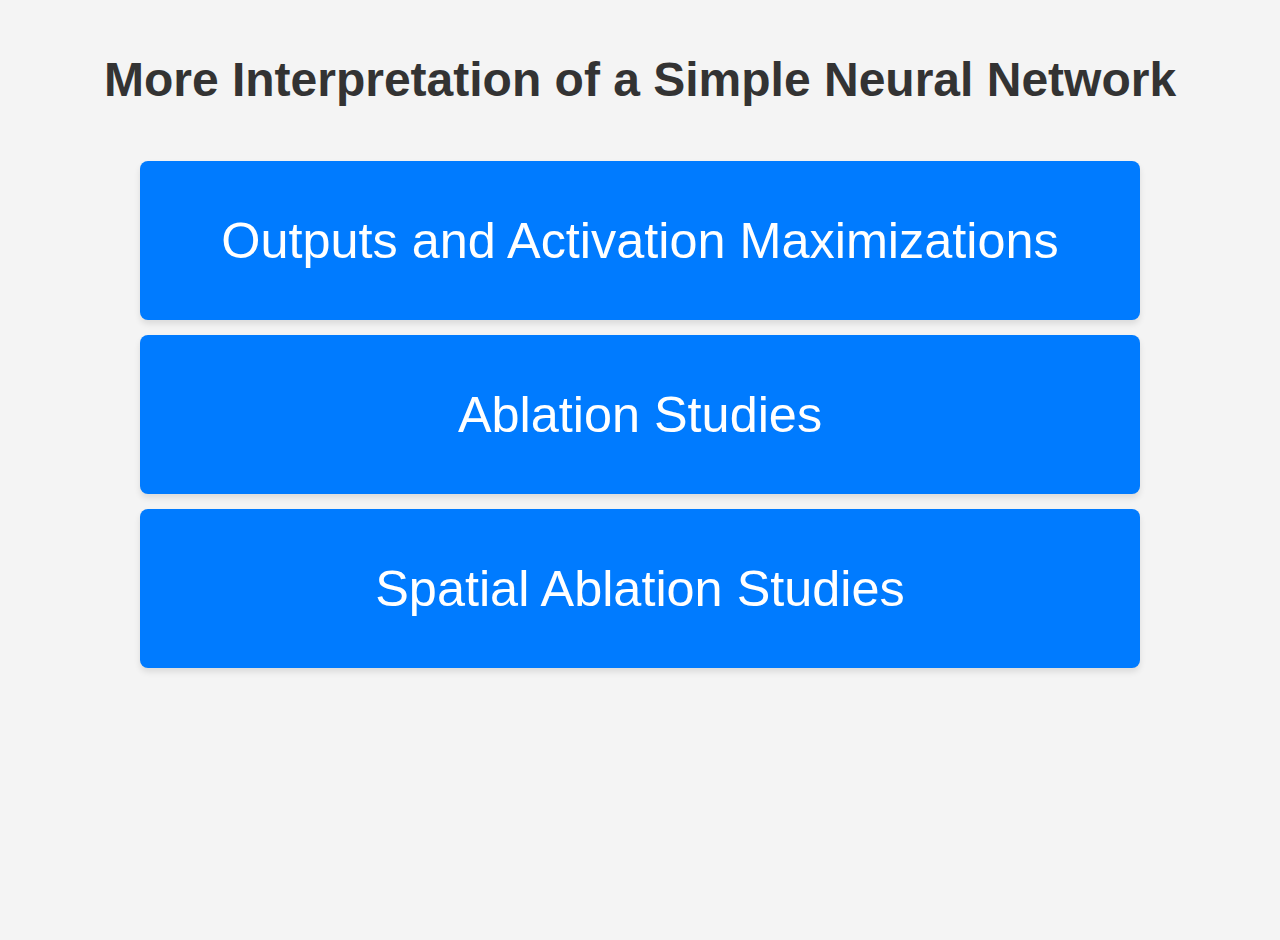
<file: docs/index.html>
<html>
	<head>
		<title>CSDMS 2025 Interpretability</title>
		<link rel="stylesheet" href="index_style.css">
	</head>
	<body>
		<h1>More Interpretation of a Simple Neural Network</h1>
		<ul>
			<li><a href="max.html">Outputs and Activation Maximizations</a></li>
			<li><a href="ablate.html">Ablation Studies</a></li>
			<li><a href="spatial_ablate.html">Spatial Ablation Studies</a></li>
		</ul>
	</body>
</html>
</file>
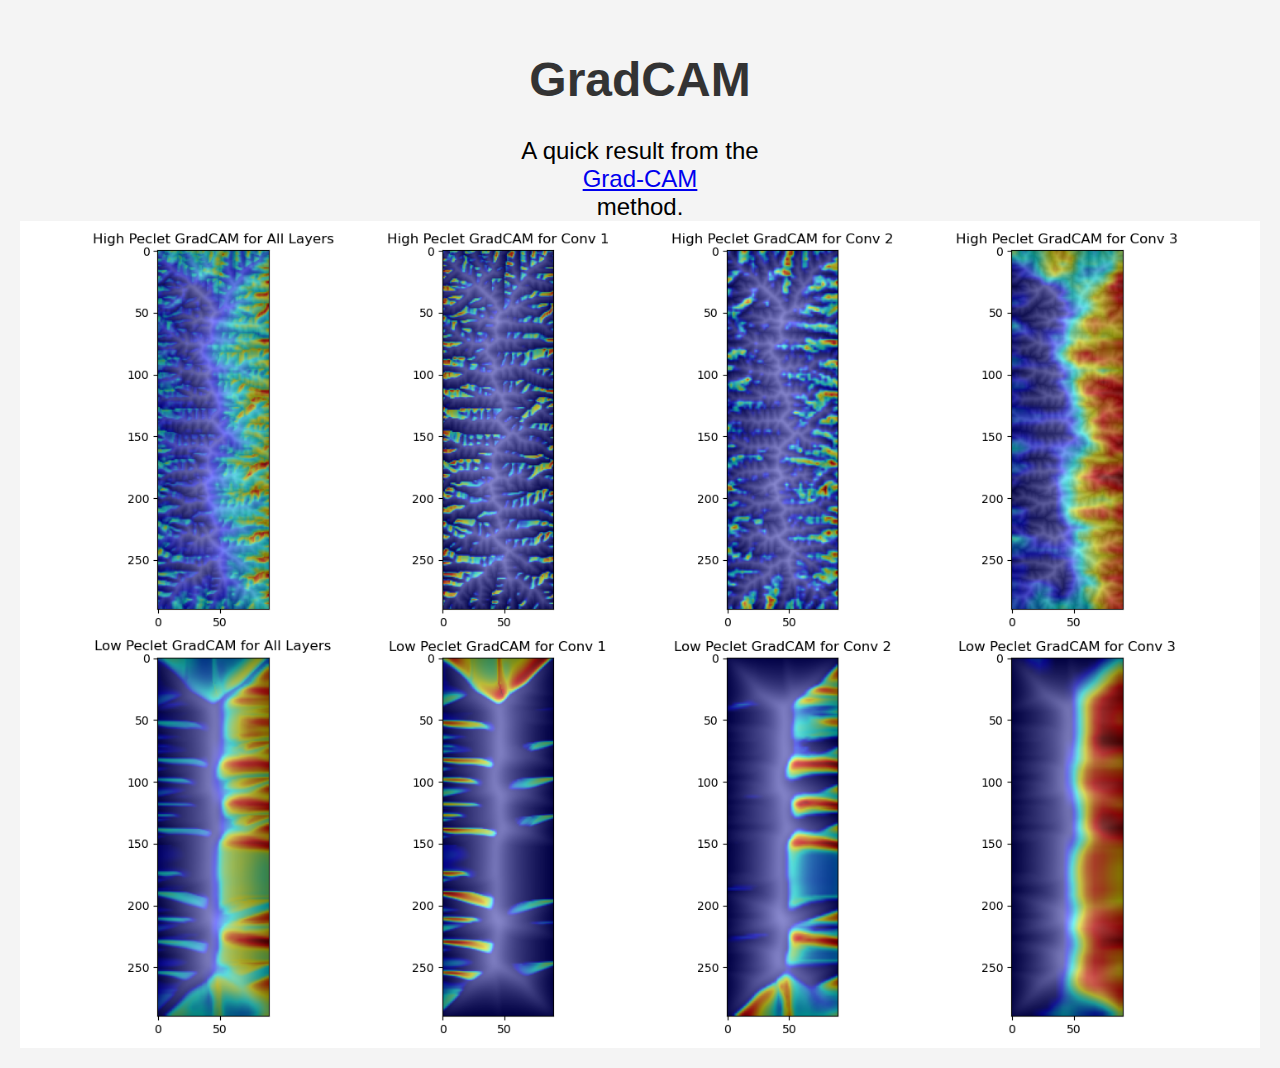
<file: docs/gradcam.html>
<html>
	<head>
		<title>GradCAM Results</title>
		<link rel="stylesheet" href="index_style.css">
	</head>
	<body>
		<h1>GradCAM</h1>
		A quick result from the <a href="https://arxiv.org/	abs/1610.02391">Grad-CAM</a> method.
		<img src="nn5/imgs/gradcam.png" width=100%>
	</body>
</html>
</file>
<file: docs/index_style.css>
/* General body styling */
body {
    font-family: Arial, sans-serif; /* Basic sans-serif font */
    margin: 0;
    padding: 20px; /* Add some padding around the content */
    background-color: #f4f4f4; /* Light gray background */
    display: flex;
    flex-direction: column;
    align-items: center; /* Center content horizontally */
    min-height: 100vh; /* Ensure body takes at least full viewport height */
    font-size: 1.5em;
}

/* Heading styling */
h1 {
    color: #333; /* Dark gray color for the heading */
    text-align: center;
    margin-bottom: 30px; /* Space below the heading */
}

/* Unordered list styling */
ul {
    list-style-type: none; /* Remove default bullet points */
    padding: 0; /* Remove default padding */
    width: 100%; /* List takes full width of its container */
    max-width: 1000px; /* Maximum width for the list, good for mobile and desktop */
}

/* List item styling */
li {
    margin-bottom: 15px; /* Space between each button */
}

/* Link (button) styling */
li a {
    display: block; /* Make the link a block element to fill the width */
    background-color: #007bff; /* Blue background color for buttons */
    color: white; /* White text color */
    padding: 50px 20px; /* Generous padding for a larger touch target */
    text-align: center; /* Center the text inside the button */
    text-decoration: none; /* Remove underline from links */
    border-radius: 8px; /* Rounded corners for the buttons */
    font-size: 2.1em; /* Slightly larger font size */
    box-shadow: 0 4px 6px rgba(0, 0, 0, 0.1); /* Subtle shadow for depth */
    transition: background-color 0.3s ease, transform 0.2s ease; /* Smooth transition for hover effects */
}

/* Link (button) hover effect */
li a:hover {
    background-color: #0056b3; /* Darker blue on hover */
    transform: translateY(-2px); /* Slight upward movement on hover */
}

/* Link (button) active/focus state for accessibility */
li a:focus,
li a:active {
    outline: 2px solid #0056b3; /* Outline for focus state */
    outline-offset: 2px;
    background-color: #004085; /* Even darker blue for active state */
}
</file>
